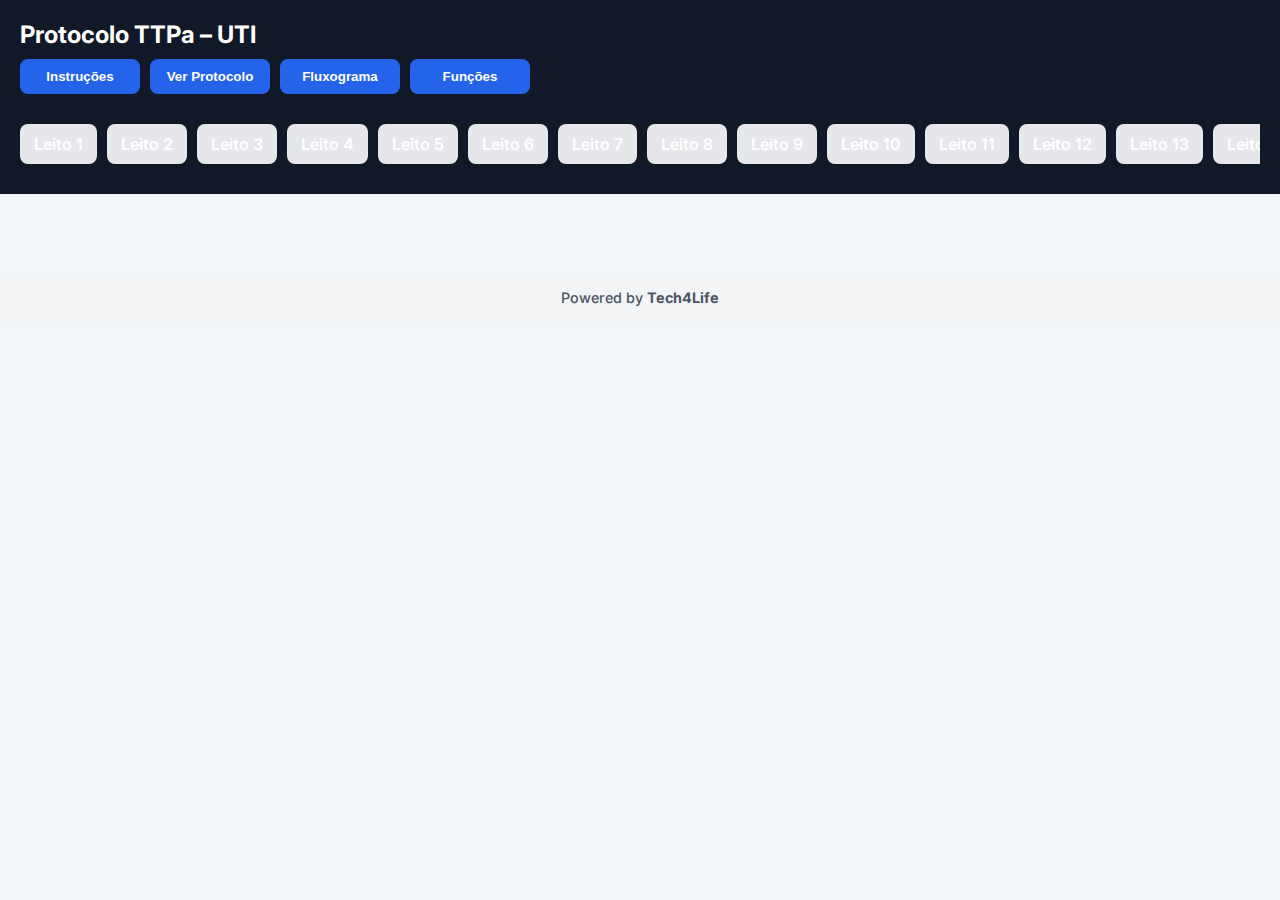
<file: index.html>
<!DOCTYPE html>
<html lang="pt-BR">
<head>
  <meta charset="UTF-8" />
  <meta name="viewport" content="width=device-width, initial-scale=1.0"/>
  <title>Painel TTPa – UTI</title>
  <link href="https://fonts.googleapis.com/css2?family=Inter:wght@400;600&display=swap" rel="stylesheet"/>
  <link rel="stylesheet" href="style.css"/>
</head>
<body>
  <header class="topbar">
    <h1>Protocolo TTPa – UTI</h1>
    <div class="top-buttons">
      <button onclick="window.open('instru.html', '_blank')">Instruções</button>
      <button onclick="window.open('protocolo.html', '_blank')">Ver Protocolo</button>
      <button onclick="window.open('fluxograma.html', '_blank')">Fluxograma</button>
      <button onclick="abrirPopup('tabela-funcoes')">Funções</button>
    </div>
    <div class="leito-scroll" id="leito-scroll"></div>
  </header>

  <main class="painel"></main>

  <footer>
    Powered by <strong>Tech4Life</strong>
  </footer>

  <!-- Popup de funções -->
  <div id="popup-tabela-funcoes" class="popup hidden">
    <div class="popup-content">
      <h2>Funções do Sistema</h2>
      <table>
        <thead><tr><th>Botão</th><th>Função</th></tr></thead>
        <tbody>
          <tr><td>Selecionar Leito</td><td>Ativa o painel correspondente</td></tr>
          <tr><td>Iniciar Protocolo</td><td>Inicia controle com cronômetro</td></tr>
          <tr><td>Suspender Protocolo</td><td>Finaliza protocolo e zera tempo</td></tr>
          <tr><td>Registrar Coleta</td><td>Abre popup para coleta com nomes</td></tr>
        </tbody>
      </table>
      <button onclick="fecharPopup('tabela-funcoes')">Fechar</button>
    </div>
  </div>

  <script src="script.js"></script>
  <script>
    function abrirPopup(id) {
      document.getElementById('popup-' + id).classList.remove('hidden');
    }
    function fecharPopup(id) {
      document.getElementById('popup-' + id).classList.add('hidden');
    }

    // Recupera dados do localStorage
    window.addEventListener("DOMContentLoaded", () => {
      const salvo = localStorage.getItem("dadosLeitos");
      if (salvo) {
        try {
          const dados = JSON.parse(salvo);
          if (typeof dados === 'object') {
            window.dadosLeitos = dados;
          }
        } catch {}
      }
    });

    // Salva a cada 5s
    setInterval(() => {
      if (window.dadosLeitos) {
        localStorage.setItem("dadosLeitos", JSON.stringify(window.dadosLeitos));
      }
    }, 5000);
  </script>
</body>
</html>
</file>
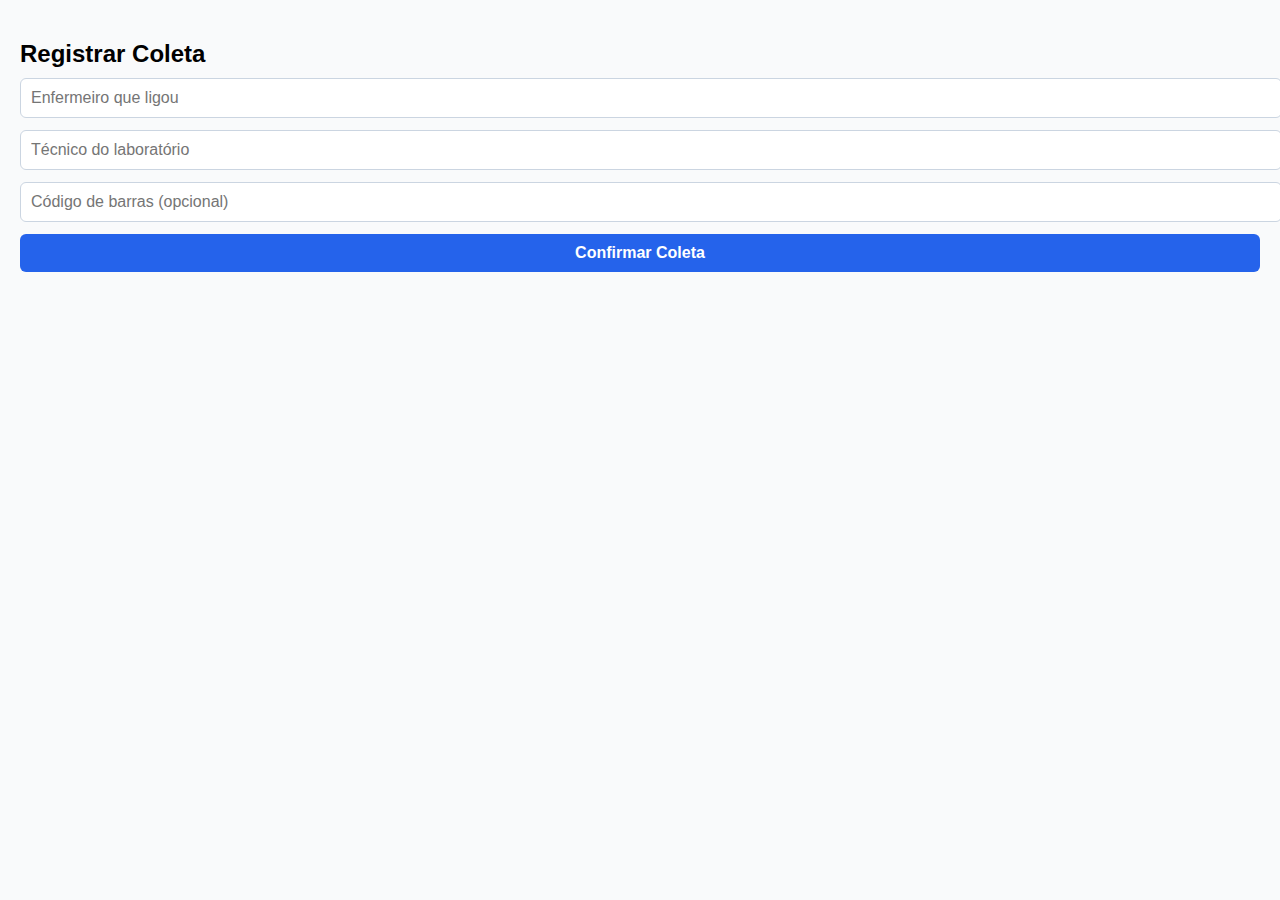
<file: coleta-popup.html>
<!DOCTYPE html>
<html lang="pt-BR">
<head>
  <meta charset="UTF-8" />
  <title>Registrar Coleta</title>
  <style>
    body {
      font-family: 'Inter', sans-serif;
      background-color: #f9fafb;
      padding: 20px;
      margin: 0;
    }

    h2 {
      margin-bottom: 10px;
    }

    input, button {
      display: block;
      width: 100%;
      margin-bottom: 12px;
      padding: 10px;
      font-size: 1rem;
      border-radius: 6px;
      border: 1px solid #cbd5e1;
    }

    button {
      background-color: #2563eb;
      color: white;
      font-weight: bold;
      cursor: pointer;
      border: none;
    }

    button:hover {
      background-color: #1e40af;
    }
  </style>
</head>
<body>
  <h2>Registrar Coleta</h2>
  <form id="formColeta">
    <input type="text" id="enfermeiro" placeholder="Enfermeiro que ligou" required>
    <input type="text" id="tecnico" placeholder="Técnico do laboratório" required>
    <input type="text" id="codigo" placeholder="Código de barras (opcional)">
    <button type="submit">Confirmar Coleta</button>
  </form>

  <script>
    document.getElementById('formColeta').addEventListener('submit', function(e) {
      e.preventDefault();

      const enfermeiro = document.getElementById('enfermeiro').value;
      const tecnico = document.getElementById('tecnico').value;
      const codigo = document.getElementById('codigo').value;
      const hora = new Date().toLocaleString();

      const dados = {
        enfermeiro,
        tecnico,
        codigo,
        hora
      };

      // Envia dados de volta para o script principal
      window.opener.postMessage(dados, '*');
      window.close();
    });
  </script>
</body>
</html>
</file>
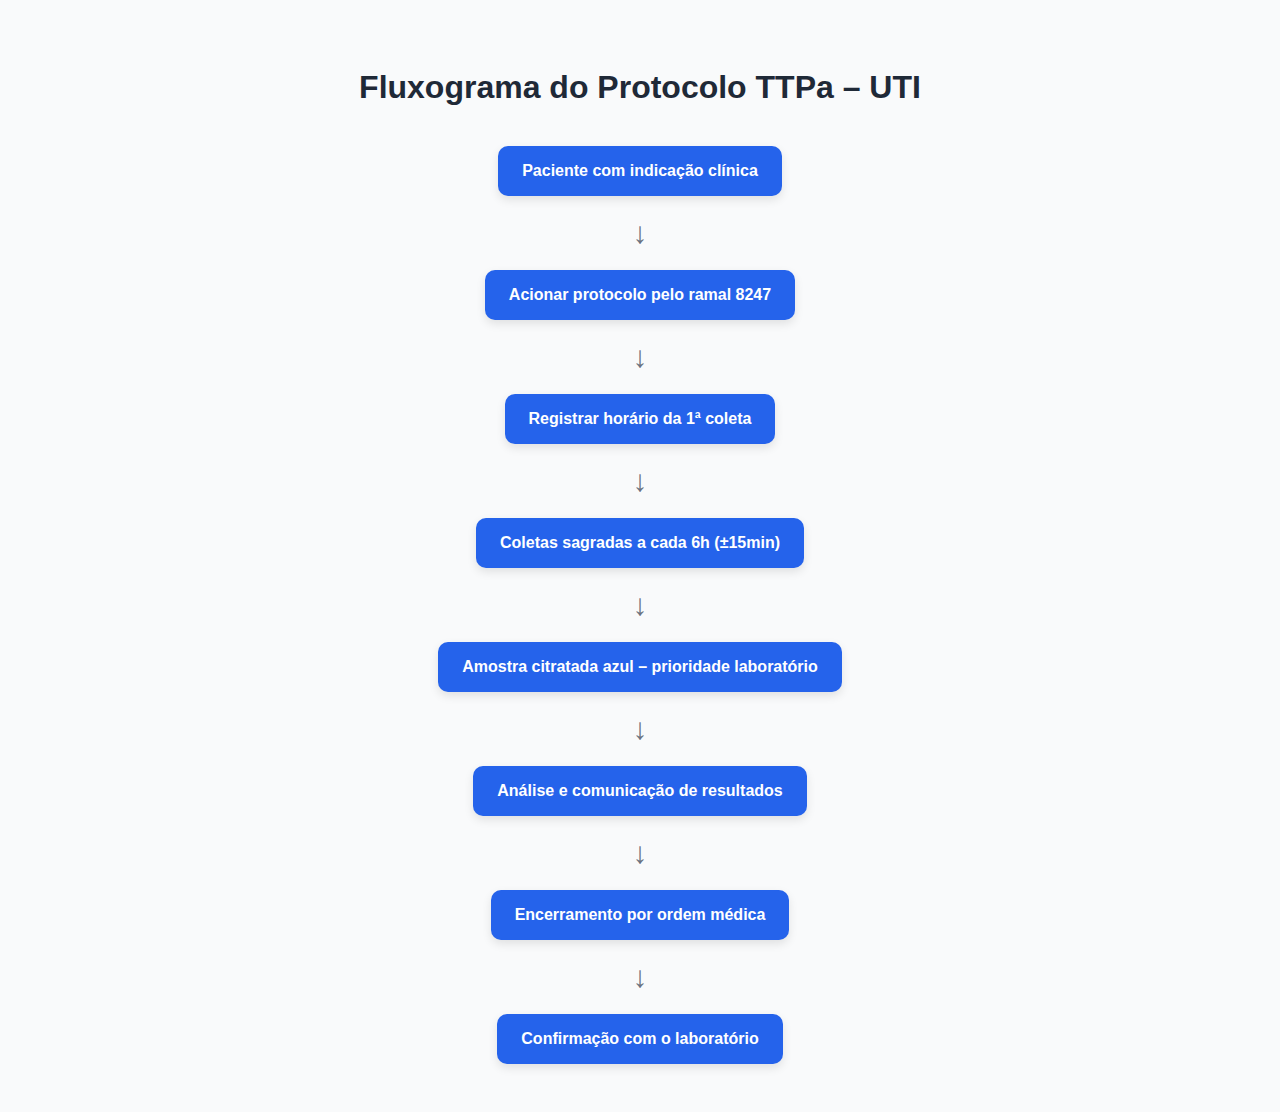
<file: fluxograma.html>
<!DOCTYPE html>
<html lang="pt-BR">
<head>
  <meta charset="UTF-8">
  <title>Fluxograma TTPa</title>
  <style>
    body {
      font-family: 'Arial', sans-serif;
      background-color: #f9fafb;
      padding: 40px;
      text-align: center;
    }
    h1 {
      color: #1f2937;
    }
    .fluxo {
      display: flex;
      flex-direction: column;
      align-items: center;
      gap: 20px;
      margin-top: 40px;
    }
    .box {
      padding: 16px 24px;
      background-color: #2563eb;
      color: white;
      border-radius: 10px;
      width: fit-content;
      font-weight: bold;
      box-shadow: 0 4px 10px rgba(0,0,0,0.1);
    }
    .seta {
      font-size: 30px;
      color: #6b7280;
    }
  </style>
</head>
<body>
  <h1>Fluxograma do Protocolo TTPa – UTI</h1>

  <div class="fluxo">
    <div class="box">Paciente com indicação clínica</div>
    <div class="seta">↓</div>
    <div class="box">Acionar protocolo pelo ramal 8247</div>
    <div class="seta">↓</div>
    <div class="box">Registrar horário da 1ª coleta</div>
    <div class="seta">↓</div>
    <div class="box">Coletas sagradas a cada 6h (±15min)</div>
    <div class="seta">↓</div>
    <div class="box">Amostra citratada azul – prioridade laboratório</div>
    <div class="seta">↓</div>
    <div class="box">Análise e comunicação de resultados</div>
    <div class="seta">↓</div>
    <div class="box">Encerramento por ordem médica</div>
    <div class="seta">↓</div>
    <div class="box">Confirmação com o laboratório</div>
  </div>
</body>
</html>
</file>
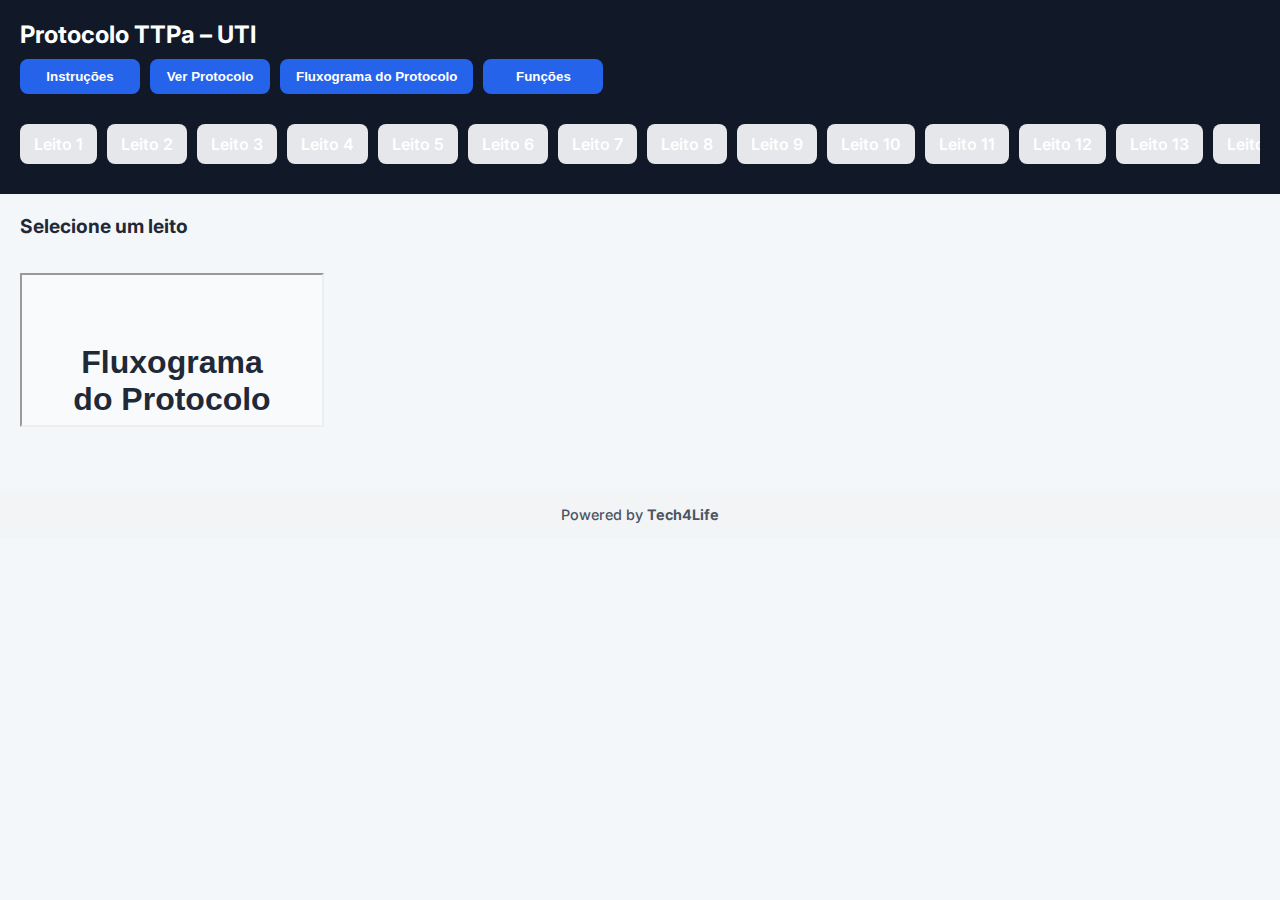
<file: funções.html>
<!DOCTYPE html><html lang="pt-BR">
<head>
  <meta charset="UTF-8" />
  <meta name="viewport" content="width=device-width, initial-scale=1.0" />
  <title>Painel TTPa – UTI</title>
  <link href="https://fonts.googleapis.com/css2?family=Inter:wght@400;600&display=swap" rel="stylesheet">
  <link rel="stylesheet" href="style.css">
</head>
<body>
  <header class="topbar">
    <div class="header-top">
      <h1>Protocolo TTPa – UTI</h1>
      <div class="top-buttons">
        <button onclick="window.open('instru.html', '_blank')">Instruções</button>
        <button onclick="window.open('protocolo.html', '_blank')">Ver Protocolo</button>
        <button onclick="window.open('fluxograma.html', '_blank')">Fluxograma do Protocolo</button>
        <button onclick="window.open('funcoes.html', '_blank')">Funções</button>
      </div>
    </div>
    <div class="leito-scroll" id="leito-scroll">
      <!-- Leitos gerados via JS -->
    </div>
  </header>  <main class="painel">
    <div class="painel-esquerdo">
      <div id="titulo-leito" class="titulo-leito">Selecione um leito</div>
      <div class="painel-controle hidden" id="painel-controle">
        <button id="btn-iniciar" onclick="iniciarProtocolo()">Iniciar HNF + Controle TTPa</button>
        <button id="btn-suspender" class="btn-suspender hidden" onclick="suspenderProtocolo()">Suspender Protocolo</button><div class="registro-info" id="registro-info"></div>
    <div class="cronometro" id="cronometro">00:00:00</div>

    <h3>Fluxo da Coleta</h3>
    <div class="linha-tempo" id="linha-tempo">
      <div class="ponto" data-step="1"></div>
      <div class="ponto" data-step="2"></div>
      <div class="ponto" data-step="3"></div>
      <div class="ponto" data-step="4"></div>
      <div class="ponto" data-step="5"></div>
      <div class="ponto" data-step="6"></div>
    </div>

    <button onclick="document.getElementById('area-coleta').classList.toggle('hidden')" class="btn-coleta">Registrar Coleta</button>
    <div id="area-coleta" class="hidden">
      <input type="text" id="nomeTecnico" placeholder="Nome do Técnico (enfermagem ou coleta)">
      <input type="text" id="nomeLab" placeholder="Técnico do Laboratório">
      <input type="text" id="enfermeiroContato" placeholder="Enfermeiro que ligou">
      <input type="text" id="codigoBarra" placeholder="Código (opcional)">
      <button onclick="confirmarColeta()" class="btn-coleta">Confirmar Coleta</button>
    </div>
  </div>
</div>

<div class="painel-direito">
  <iframe src="fluxograma.html" class="iframe-fluxograma" title="Fluxograma do Paciente"></iframe>
  <div class="registro-fluxo" id="registro-fluxo"></div>
</div>

  </main>  <footer>
    Powered by <strong>Tech4Life</strong>
  </footer>  <script src="script.js"></script></body>
</html>
</file>
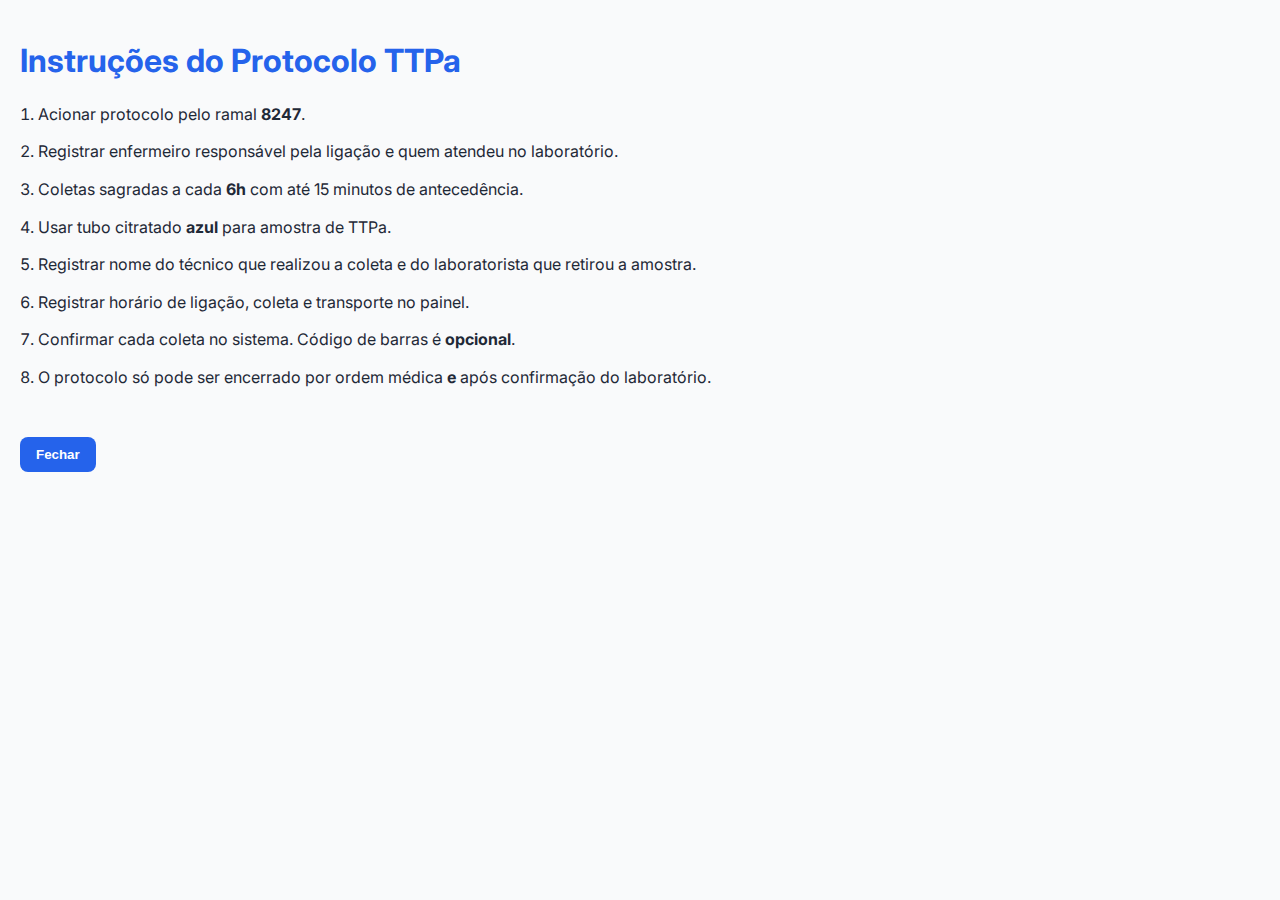
<file: instru.html>
<!DOCTYPE html><html lang="pt-BR">
<head>
  <meta charset="UTF-8">
  <meta name="viewport" content="width=device-width, initial-scale=1.0">
  <title>Instruções – Protocolo TTPa</title>
  <link href="https://fonts.googleapis.com/css2?family=Inter:wght@400;600&display=swap" rel="stylesheet">
  <style>
    body {
      font-family: 'Inter', sans-serif;
      margin: 0;
      padding: 20px;
      background-color: #f9fafb;
      color: #1f2937;
    }
    h1 {
      color: #2563eb;
    }
    ul {
      list-style: decimal inside;
      padding-left: 0;
    }
    li {
      margin-bottom: 12px;
      line-height: 1.6;
    }
    .btn-voltar {
      margin-top: 30px;
      background-color: #2563eb;
      color: white;
      padding: 10px 16px;
      border: none;
      border-radius: 8px;
      font-weight: 600;
      cursor: pointer;
    }
    .btn-voltar:hover {
      background-color: #1e40af;
    }
  </style>
</head>
<body>
  <h1>Instruções do Protocolo TTPa</h1>
  <ul>
    <li>Acionar protocolo pelo ramal <strong>8247</strong>.</li>
    <li>Registrar enfermeiro responsável pela ligação e quem atendeu no laboratório.</li>
    <li>Coletas sagradas a cada <strong>6h</strong> com até 15 minutos de antecedência.</li>
    <li>Usar tubo citratado <strong>azul</strong> para amostra de TTPa.</li>
    <li>Registrar nome do técnico que realizou a coleta e do laboratorista que retirou a amostra.</li>
    <li>Registrar horário de ligação, coleta e transporte no painel.</li>
    <li>Confirmar cada coleta no sistema. Código de barras é <strong>opcional</strong>.</li>
    <li>O protocolo só pode ser encerrado por ordem médica <strong>e</strong> após confirmação do laboratório.</li>
  </ul><button class="btn-voltar" onclick="window.close()">Fechar</button>

</body>
</html>
</file>
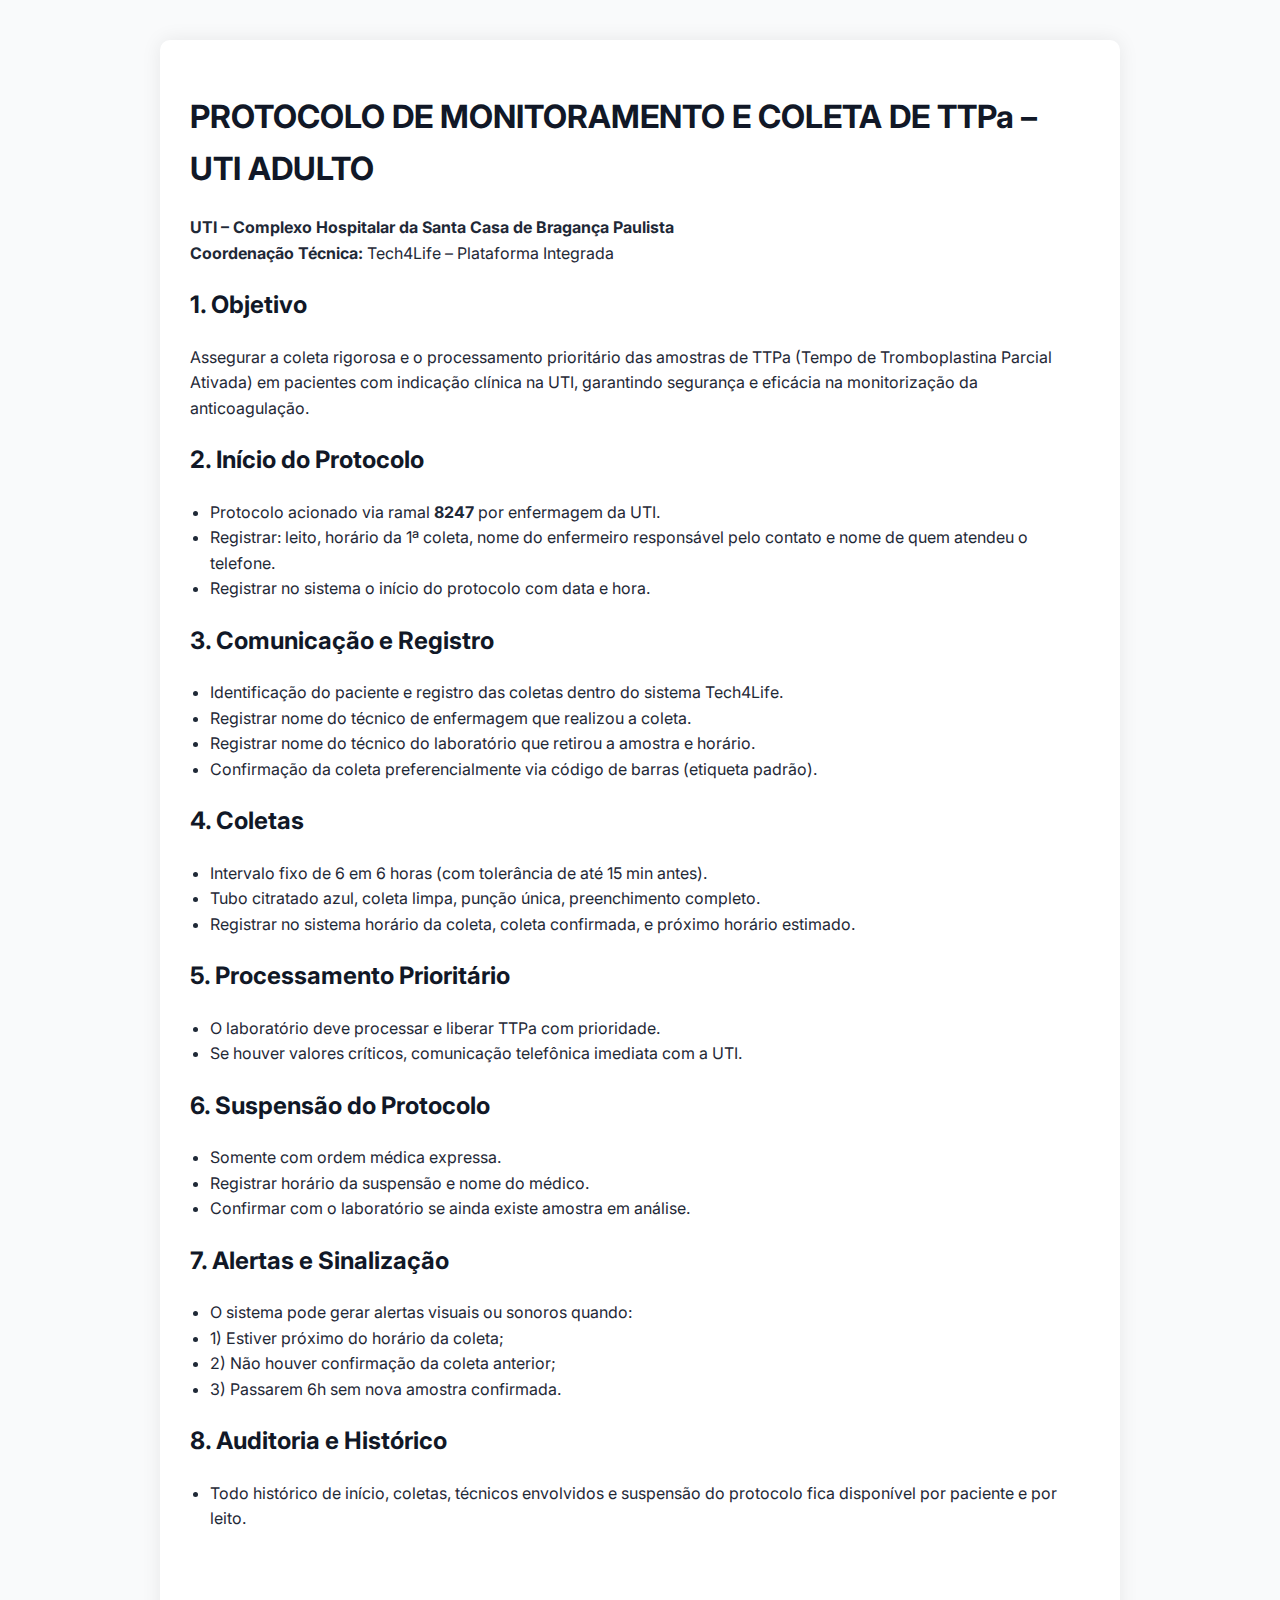
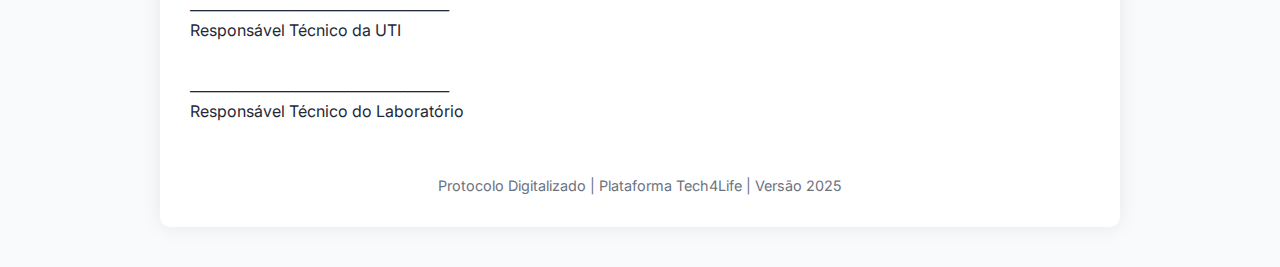
<file: protocolo.html>
<!DOCTYPE html><html lang="pt-BR">
<head>
  <meta charset="UTF-8" />
  <meta name="viewport" content="width=device-width, initial-scale=1.0"/>
  <title>Protocolo TTPa – UTI</title>
  <link href="https://fonts.googleapis.com/css2?family=Inter:wght@400;600&display=swap" rel="stylesheet">
  <style>
    body {
      font-family: 'Inter', sans-serif;
      background-color: #f9fafb;
      color: #1f2937;
      margin: 0;
      padding: 40px;
      line-height: 1.6;
    }h1, h2 {
  color: #111827;
}

.container {
  max-width: 900px;
  margin: auto;
  background: white;
  padding: 30px;
  border-radius: 10px;
  box-shadow: 0 0 20px rgba(0,0,0,0.08);
}

ul {
  padding-left: 20px;
}

.assinaturas {
  margin-top: 60px;
}

.assinaturas p {
  margin: 30px 0;
}

.footer {
  text-align: center;
  margin-top: 50px;
  color: #6b7280;
  font-size: 0.9em;
}

  </style>
</head>
<body>
  <div class="container">
    <h1>PROTOCOLO DE MONITORAMENTO E COLETA DE TTPa – UTI ADULTO</h1>
    <p><strong>UTI – Complexo Hospitalar da Santa Casa de Bragança Paulista</strong><br/>
    <strong>Coordenação Técnica:</strong> Tech4Life – Plataforma Integrada</p><h2>1. Objetivo</h2>
<p>Assegurar a coleta rigorosa e o processamento prioritário das amostras de TTPa (Tempo de Tromboplastina Parcial Ativada) em pacientes com indicação clínica na UTI, garantindo segurança e eficácia na monitorização da anticoagulação.</p>

<h2>2. Início do Protocolo</h2>
<ul>
  <li>Protocolo acionado via ramal <strong>8247</strong> por enfermagem da UTI.</li>
  <li>Registrar: leito, horário da 1ª coleta, nome do enfermeiro responsável pelo contato e nome de quem atendeu o telefone.</li>
  <li>Registrar no sistema o início do protocolo com data e hora.</li>
</ul>

<h2>3. Comunicação e Registro</h2>
<ul>
  <li>Identificação do paciente e registro das coletas dentro do sistema Tech4Life.</li>
  <li>Registrar nome do técnico de enfermagem que realizou a coleta.</li>
  <li>Registrar nome do técnico do laboratório que retirou a amostra e horário.</li>
  <li>Confirmação da coleta preferencialmente via código de barras (etiqueta padrão).</li>
</ul>

<h2>4. Coletas</h2>
<ul>
  <li>Intervalo fixo de 6 em 6 horas (com tolerância de até 15 min antes).</li>
  <li>Tubo citratado azul, coleta limpa, punção única, preenchimento completo.</li>
  <li>Registrar no sistema horário da coleta, coleta confirmada, e próximo horário estimado.</li>
</ul>

<h2>5. Processamento Prioritário</h2>
<ul>
  <li>O laboratório deve processar e liberar TTPa com prioridade.</li>
  <li>Se houver valores críticos, comunicação telefônica imediata com a UTI.</li>
</ul>

<h2>6. Suspensão do Protocolo</h2>
<ul>
  <li>Somente com ordem médica expressa.</li>
  <li>Registrar horário da suspensão e nome do médico.</li>
  <li>Confirmar com o laboratório se ainda existe amostra em análise.</li>
</ul>

<h2>7. Alertas e Sinalização</h2>
<ul>
  <li>O sistema pode gerar alertas visuais ou sonoros quando:</li>
  <li>1) Estiver próximo do horário da coleta;</li>
  <li>2) Não houver confirmação da coleta anterior;</li>
  <li>3) Passarem 6h sem nova amostra confirmada.</li>
</ul>

<h2>8. Auditoria e Histórico</h2>
<ul>
  <li>Todo histórico de início, coletas, técnicos envolvidos e suspensão do protocolo fica disponível por paciente e por leito.</li>
</ul>

<div class="assinaturas">
  <p>_____________________________________<br/>
  Responsável Técnico da UTI</p>
  <p>_____________________________________<br/>
  Responsável Técnico do Laboratório</p>
</div>

<div class="footer">
  Protocolo Digitalizado | Plataforma Tech4Life | Versão 2025
</div>

  </div>
</body>
</html>
</file>
<file: style.css>
* {
  box-sizing: border-box;
  margin: 0;
  padding: 0;
}

body {
  font-family: 'Inter', sans-serif;
  background-color: #f4f7fa;
  color: #1f2937;
}

header.topbar {
  background-color: #111827;
  color: white;
  padding: 20px;
}

header h1 {
  font-size: 1.5rem;
  margin-bottom: 10px;
}

.top-buttons {
  display: flex;
  flex-wrap: wrap;
  gap: 10px;
  margin-bottom: 20px;
}

.top-buttons button {
  background-color: #2563eb;
  border: none;
  padding: 10px 16px;
  border-radius: 8px;
  color: white;
  font-weight: 600;
  cursor: pointer;
  min-width: 120px;
}

.top-buttons button:hover {
  background-color: #1e40af;
}

.leito-scroll {
  display: flex;
  overflow-x: auto;
  gap: 10px;
  padding: 10px 0;
}

.leito-btn {
  background-color: #e5e7eb;
  border-radius: 8px;
  padding: 10px 14px;
  font-weight: 600;
  white-space: nowrap;
  cursor: pointer;
  flex-shrink: 0;
  transition: background-color 0.3s;
}

.leito-btn:hover,
.leito-btn.ativo {
  background-color: #2563eb;
  color: white;
}

main.painel {
  padding: 20px;
  display: flex;
  flex-direction: column;
  gap: 20px;
}

.painel-leito {
  padding: 20px;
  background-color: #fff;
  border-radius: 10px;
  box-shadow: 0 1px 4px rgba(0,0,0,0.1);
}

.hidden {
  display: none !important;
}

.titulo-leito {
  font-size: 1.2rem;
  font-weight: bold;
  margin-bottom: 15px;
}

input[type="text"] {
  padding: 10px;
  border: 1px solid #d1d5db;
  border-radius: 6px;
  margin-bottom: 10px;
  width: 100%;
  font-size: 1rem;
}

input[type="text"]:focus {
  outline: 2px solid #2563eb;
  border-color: #2563eb;
}

button {
  cursor: pointer;
}

#btn-iniciar,
#btn-suspender {
  background-color: #10b981;
  color: white;
  border: none;
  padding: 10px 14px;
  border-radius: 8px;
  font-weight: 600;
  margin-right: 10px;
  margin-bottom: 10px;
}

#btn-suspender {
  background-color: #ef4444;
}

#btn-iniciar:hover {
  background-color: #059669;
}

#btn-suspender:hover {
  background-color: #b91c1c;
}

.cronometro {
  font-size: 2rem;
  font-weight: bold;
  margin: 10px 0 20px;
  color: #1f2937;
}

.linha-tempo {
  display: flex;
  gap: 10px;
  justify-content: center;
  margin-bottom: 20px;
}

.ponto {
  width: 24px;
  height: 24px;
  border-radius: 50%;
  background-color: #d1d5db;
  border: 2px solid #9ca3af;
  transition: background-color 0.3s ease;
}

.ponto.verde {
  background-color: #10b981;
  border-color: #10b981;
}

.ponto.amarelo {
  background-color: #facc15;
  border-color: #facc15;
}

.ponto.vermelho {
  background-color: #ef4444;
  border-color: #ef4444;
  animation: piscar 1s infinite;
}

@keyframes piscar {
  0% { opacity: 1; }
  50% { opacity: 0.4; }
  100% { opacity: 1; }
}

.registro-info {
  margin-top: 20px;
  font-size: 0.95rem;
  background-color: #f1f5f9;
  padding: 10px;
  border-radius: 8px;
  color: #374151;
}

footer {
  text-align: center;
  padding: 15px;
  background-color: #f3f4f6;
  font-size: 0.9rem;
  font-weight: 500;
  color: #4b5563;
  margin-top: 40px;
}

/* POPUP */

.popup {
  position: fixed;
  top: 0;
  left: 0;
  width: 100%;
  height: 100%;
  background-color: rgba(0,0,0,0.5);
  display: flex;
  justify-content: center;
  align-items: center;
  z-index: 999;
}

.popup-content {
  background-color: white;
  padding: 30px;
  border-radius: 10px;
  max-width: 600px;
  width: 90%;
  box-shadow: 0 0 20px rgba(0,0,0,0.2);
  overflow-x: auto;
  text-align: center;
}

.popup-content h2 {
  margin-bottom: 10px;
}

.popup-content table {
  border-collapse: collapse;
  width: 100%;
  margin-top: 10px;
}

.popup-content th,
.popup-content td {
  border: 1px solid #ccc;
  padding: 8px;
  text-align: left;
}

.popup-content thead {
  background-color: #f3f4f6;
}

.popup-content button {
  margin-top: 20px;
  background-color: #2563eb;
  color: white;
  padding: 10px 16px;
  border: none;
  border-radius: 8px;
  font-weight: 600;
  cursor: pointer;
}

.popup-content button:hover {
  background-color: #1e40af;
}

/* Responsivo */
@media (max-width: 768px) {
  .top-buttons button {
    flex: 1 1 100%;
  }

  .linha-tempo {
    flex-wrap: wrap;
  }

  .cronometro {
    font-size: 1.5rem;
  }
}
</file>
